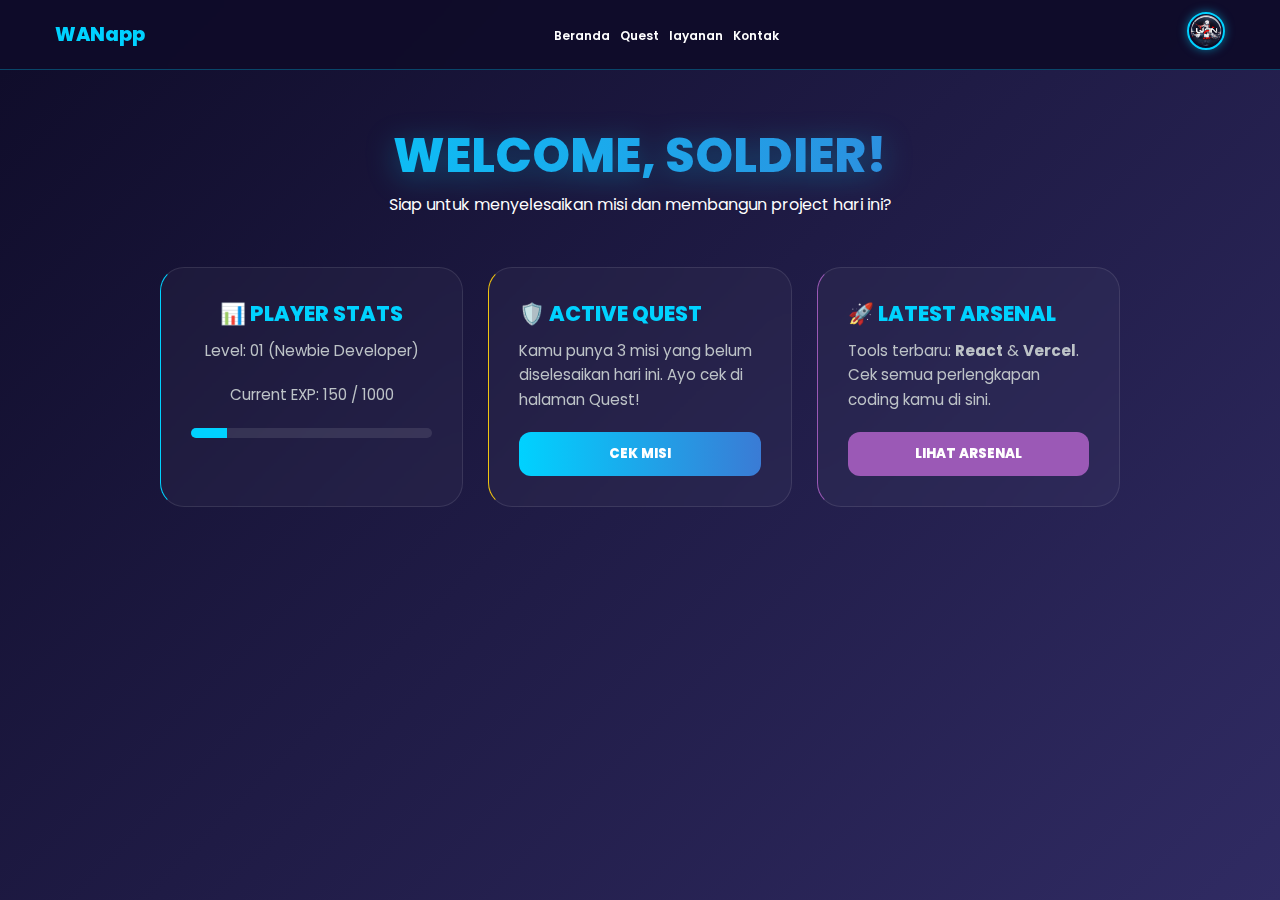
<file: index.html>
<!DOCTYPE html>
<html lang="id">
<head>
    <meta charset="UTF-8">
    <meta name="viewport" content="width=device-width, initial-scale=1.0, maximum-scale=1.0, user-scalable=no">
    <title>Wan - App</title>
    <link rel="stylesheet" href="styles.css">
</head>
<body>
    <nav class="navbar">
        <div class="navbar-container">
            <!-- Logo -->
            <div class="logo">
                <a href="#">WANapp</a>
            </div>
            
            <!-- Menu Navigasi -->
            <ul class="nav-menu">
                <li><a href="index.html">Beranda</a></li>
                <li><a href="quest.html">Quest</a></a></li>
                <li><a href="layanan.html">layanan</a></a></li>
                <li><a href="kontak.html">Kontak</a></a></li>
            </ul>
            
            <!-- Foto Profil dengan Dropdown -->
            <div class="profile">
                <img src="wan.png" alt="Foto Profil" class="profile-img" id="profileImg">
                <div class="dropdown" id="dropdownMenu">
                    <a href="#">Profil Saya</a>
                    <a href="#">Pengaturan</a>
                    <a href="#">Logout</a>
                </div>
            </div>
        </div>
    </nav>
<main class="container-beranda">
    <section class="welcome-card">
        <h1>Welcome, Soldier!</h1>
        <p>Siap untuk menyelesaikan misi dan membangun project hari ini?</p>
    </section>

    <div class="fitur-grid">
        <div class="kartu" style="border-left-color: #00d2ff; text-align: center;">
            <h3>📊 Player Stats</h3>
            <p>Level: 01 (Newbie Developer)</p>
            <p>Current EXP: 150 / 1000</p>
            <div style="background: rgba(255,255,255,0.1); border-radius: 10px; height: 10px; margin-top: 10px; overflow: hidden;">
                <div style="background: #00d2ff; width: 15%; height: 100%;"></div>
            </div>
        </div>

        <div class="kartu" style="border-left-color: #f1c40f;">
            <h3>🛡️ Active Quest</h3>
            <p>Kamu punya 3 misi yang belum diselesaikan hari ini. Ayo cek di halaman Quest!</p>
            <button class="btn-quest" onclick="window.location.href='quest.html'">Cek Misi</button>
        </div>

        <div class="kartu" style="border-left-color: #9b59b6;">
            <h3>🚀 Latest Arsenal</h3>
            <p>Tools terbaru: <b>React</b> & <b>Vercel</b>. Cek semua perlengkapan coding kamu di sini.</p>
            <button class="btn-quest" style="background: #9b59b6;" onclick="window.location.href='layanan.html'">Lihat Arsenal</button>
        </div>
    </div>
</main>
    <script src="script.js"></script>
</body>
</html>
</file>
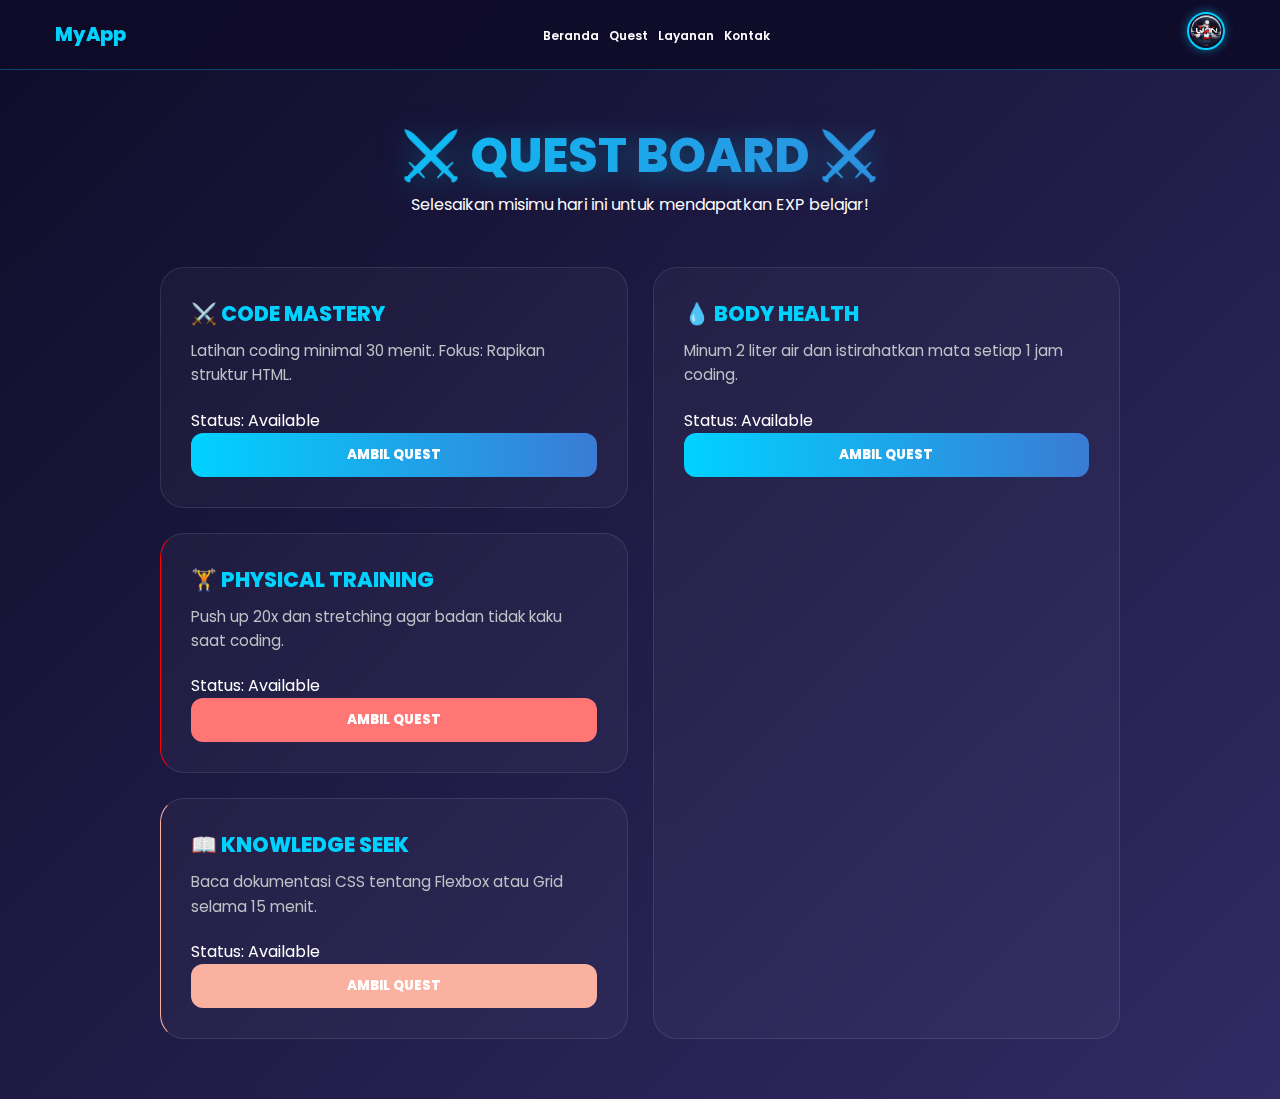
<file: quest.html>
<!DOCTYPE html>
<html lang="id">
<head>
    <meta charset="UTF-8">
    <meta name="viewport" content="width=device-width, initial-scale=1.0">
    <title>Tentang Saya - MyApp</title>
    <link rel="stylesheet" href="styles.css"> </head>
<body>
    <nav class="navbar">
        <div class="navbar-container">
            <div class="logo">
                <a href="index.html">MyApp</a>
            </div>
            
            <ul class="nav-menu">
                <li><a href="index.html">Beranda</a></li>
                <li><a href="quest.html">Quest</a></li>
                <li><a href="layanan.html">Layanan</a></li>
                <li><a href="kontak.html">Kontak</a></li>
            </ul>

            <div class="profile">
                <img src="wan.png" alt="Foto Profil" class="profile-img" id="profileImg">
                <div class="dropdown" id="dropdownMenu">
                    <a href="#">Profil Saya</a>
                    <a href="#">Pengaturan</a>
                    <a href="#">Logout</a>
                </div>
            </div>
        </div>
    </nav>

    <main class="container-beranda">
        <section class="welcome-card">
          <h1>⚔️ Quest Board ⚔️</h1>
          <p>Selesaikan misimu hari ini untuk mendapatkan EXP belajar!</p>
         </section>
        
        <div class="fitur-grid">
    <div class="fitur-grid">
    <div class="kartu">
        <h3>⚔️ Code Mastery</h3>
        <p>Latihan coding minimal 30 menit. Fokus: Rapikan struktur HTML.</p>
        <span class="status-text">Status: Available</span>
        <button class="btn-quest">Ambil Quest</button>
    </div>

    <div class="kartu" style="border-left-color: red;">
        <h3>🏋️ Physical Training</h3>
        <p>Push up 20x dan stretching agar badan tidak kaku saat coding.</p>
        <span class="status-text">Status: Available</span>
        <button class="btn-quest" style="background: #ff7675;">Ambil Quest</button>
    </div>

    <div class="kartu" style="border-left-color: #fab1a0;">
        <h3>📖 Knowledge Seek</h3>
        <p>Baca dokumentasi CSS tentang Flexbox atau Grid selama 15 menit.</p>
        <span class="status-text">Status: Available</span>
        <button class="btn-quest" style="background: #fab1a0;">Ambil Quest</button>
    </div>
</div>

    <div class="kartu">
        <h3>💧 body health</h3>
        <p>Minum 2 liter air dan istirahatkan mata setiap 1 jam coding.</p>
         <span class="status-text">Status: Available</span>
        <button class="btn-quest" style="background: #green;">Ambil Quest</button>
    </div>
</div>

    <script src="script.js"></script> </body>
</html>
</file>
<file: styles.css>
/* =========================================
   1. IMPORT FONT & RESET
   ========================================= */
@import url('https://fonts.googleapis.com/css2?family=Poppins:wght@400;600;800&display=swap');
* {
    margin: 0;
    padding: 0;
    box-sizing: border-box;
    font-family: 'Poppins', sans-serif;
}

body {
    background: linear-gradient(135deg, #0f0c29 0%, #302b63 100%);
    min-height: 100vh;
    color: white;
    /* Animasi masuk agar tidak patah saat pindah page */
    animation: fadeIn 0.5s ease-in-out;
}
/* NAVBAR STABIL & SEJAJAR */
.navbar {
    background: rgba(15, 12, 41, 0.95);
    backdrop-filter: blur(10px);
    position: fixed;
    top: 0;
    width: 100%;
    z-index: 1000;
    height: 70px; /* Kunci tinggi navbar agar tidak goyang */
    display: flex;
    align-items: center;
    border-bottom: 1px solid rgba(0, 210, 255, 0.3);
}

.navbar-container {
    display: flex;
    justify-content: space-between;
    align-items: center;
    width: 100%;
    padding: 0 15px;
    max-width: 1200px;
    margin: 0 auto;
}

.logo a {
    color: #00d2ff;
    text-decoration: none;
    font-weight: 800;
    font-size: 1.2rem;
    flex-shrink: 0; /* Logo tidak boleh mengecil */
}

/* Menu Navigasi - Dibuat pas ditengah */
.nav-menu {
    display: flex;
    list-style: none;
    gap: 10px;
    margin: 0 10px;
}

.nav-menu li a {
    text-decoration: none;
    color: white;
    font-size: 0.75rem;
    font-weight: 600;
    white-space: nowrap; /* Teks tidak boleh turun ke bawah */
}

/* Foto Profil dengan Efek Glow */
.profile-img {
    width: 38px;
    height: 38px;
    border-radius: 50%;
    border: 2px solid #00d2ff;
    flex-shrink: 0;
    box-shadow: 0 0 10px rgba(0, 210, 255, 0.5); /* Efek Glow */
    transition: 0.3s;
}

.profile-img:hover {
    box-shadow: 0 0 20px rgba(0, 210, 255, 0.8);
    transform: scale(1.1);
}

.dropdown {
    display: none;
    position: absolute;
    right: 0;
    top: 60px;
    background: white;
    border-radius: 12px;
    width: 180px;
    box-shadow: 0 10px 30px rgba(0,0,0,0.5);
}

.dropdown a {
    display: block;
    padding: 12px 20px;
    color: #333;
    text-decoration: none;
    font-weight: 600;
    font-size: 0.85rem;
}

.dropdown a:hover { background: #f0f0f0; border-radius: 12px; }

/* =========================================
   4. CONTENT & QUEST CARDS
   ========================================= */
.container-beranda {
    padding: 120px 20px 60px;
    max-width: 1000px;
    margin: 0 auto;
}

.welcome-card {
    text-align: center;
    margin-bottom: 50px;
}

.welcome-card h1 {
    font-size: 3rem;
    font-weight: 800;
    text-transform: uppercase;
    background: linear-gradient(to right, #00d2ff, #3a7bd5);
    -webkit-background-clip: text;
    -webkit-text-fill-color: transparent;
    filter: drop-shadow(0 5px 15px rgba(0,210,255,0.3));
}

.fitur-grid {
    display: grid;
    grid-template-columns: repeat(auto-fit, minmax(280px, 1fr));
    gap: 25px;
}

.kartu {
    background: rgba(255, 255, 255, 0.03);
    border: 1px solid rgba(255, 255, 255, 0.1);
    padding: 30px;
    border-radius: 24px;
    backdrop-filter: blur(10px);
    transition: all 0.4s cubic-bezier(0.175, 0.885, 0.32, 1.275);
}

.kartu:hover {
    transform: translateY(-12px);
    background: rgba(255, 255, 255, 0.08);
    border-color: #00d2ff;
}

.kartu h3 {
    font-weight: 800;
    font-size: 1.3rem;
    color: #00d2ff;
    margin-bottom: 10px;
    text-transform: uppercase;
}

.kartu p {
    font-size: 0.95rem;
    color: #bdc3c7;
    line-height: 1.6;
    margin-bottom: 20px;
}

.btn-quest {
    width: 100%;
    padding: 12px;
    background: linear-gradient(90deg, #00d2ff, #3a7bd5);
    border: none;
    border-radius: 12px;
    color: white;
    font-weight: 800;
    cursor: pointer;
    text-transform: uppercase;
    transition: 0.3s;
}

.btn-quest:hover {
    box-shadow: 0 0 20px rgba(0, 210, 255, 0.5);
    letter-spacing: 1px;
}
</file>
